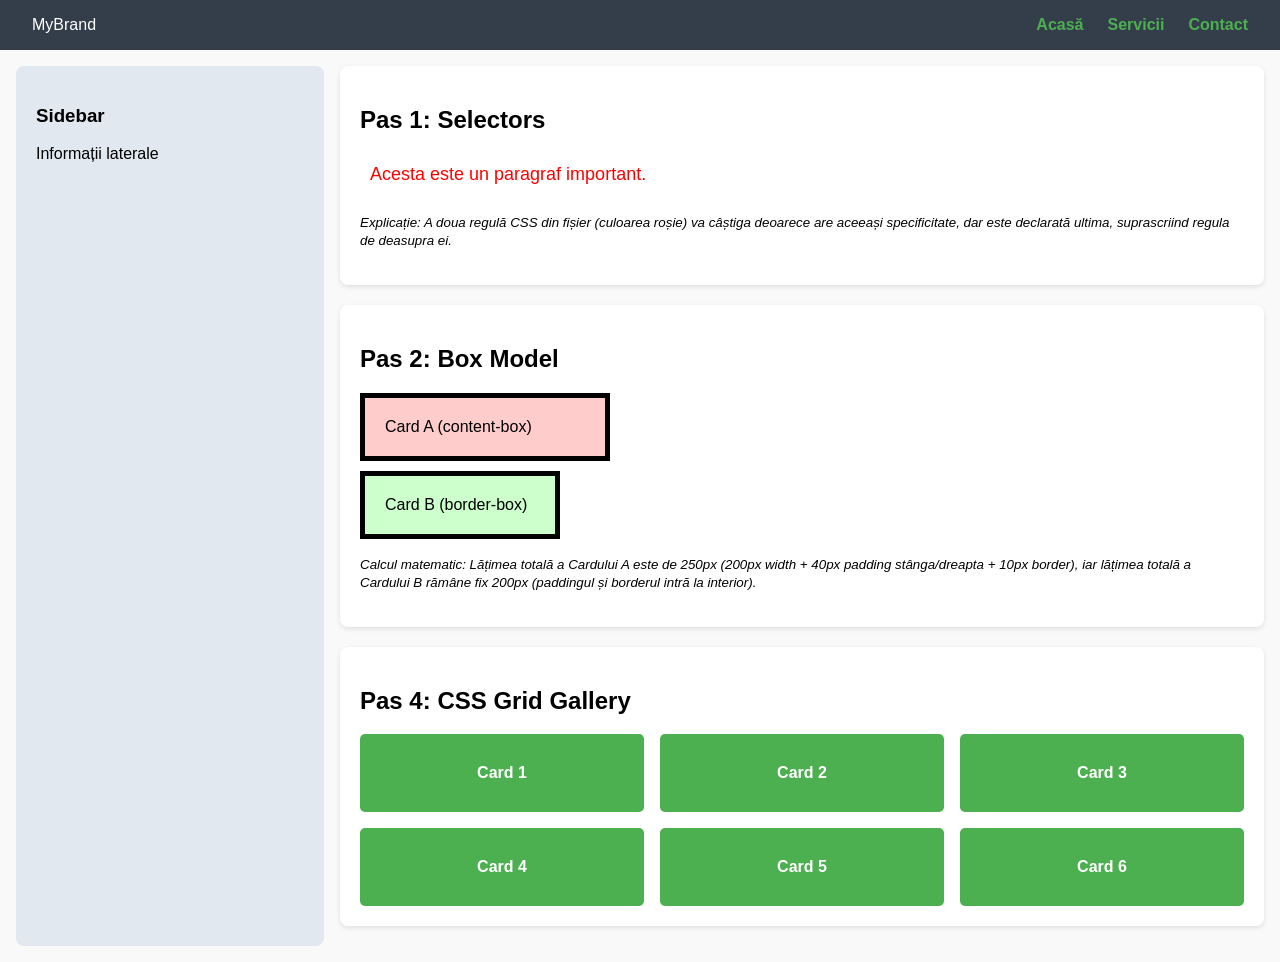
<file: TW/HTML/index.html>
<!DOCTYPE html>
<html lang="ro">
<head>
    <meta charset="UTF-8">
    <meta name="viewport" content="width=device-width, initial-scale=1.0">
    <title>Laborator 4</title>
    <!-- Legătura cu fișierul CSS -->
    <link rel="stylesheet" href="../CSS/lab4_style.css">
</head>
<body>

    <!-- Pas 3: Navigație cu Flexbox -->
    <nav class="navbar">
        <div class="brand">MyBrand</div>
        <div class="nav-links">
            <a href="#">Acasă</a>
            <a href="#">Servicii</a>
            <a href="#">Contact</a>
        </div>
    </nav>

    <!-- Pas 5: Layout Responsiv (Sidebar + Main Content) -->
    <div class="layout">
        <!-- Sidebar -->
        <aside class="sidebar">
            <h3>Sidebar</h3>
            <p>Informații laterale</p>
        </aside>
        
        <!-- Conținutul principal -->
        <main class="main-content">
            
            <!-- Pas 1: CSS Selectors -->
            <section class="box">
                <h2>Pas 1: Selectors</h2>
                <p class="important">Acesta este un paragraf important.</p>
                <p><small><em>Explicație: A doua regulă CSS din fișier (culoarea roșie) va câștiga deoarece are aceeași specificitate, dar este declarată ultima, suprascriind regula de deasupra ei.</em></small></p>
            </section>

            <!-- Pas 2: CSS Box Model -->
            <section class="box">
                <h2>Pas 2: Box Model</h2>
                <div class="card-a">Card A (content-box)</div>
                <div class="card-b">Card B (border-box)</div>
                <p><small><em>Calcul matematic: Lățimea totală a Cardului A este de 250px (200px width + 40px padding stânga/dreapta + 10px border), iar lățimea totală a Cardului B rămâne fix 200px (paddingul și borderul intră la interior).</em></small></p>
            </section>

            <!-- Pas 4: Galerie cu CSS Grid -->
            <section class="box">
                <h2>Pas 4: CSS Grid Gallery</h2>
                <div class="gallery">
                    <div class="grid-card">Card 1</div>
                    <div class="grid-card">Card 2</div>
                    <div class="grid-card">Card 3</div>
                    <div class="grid-card">Card 4</div>
                    <div class="grid-card">Card 5</div>
                    <div class="grid-card">Card 6</div>
                </div>
            </section>

        </main>
    </div>

</body>
</html>
</file>
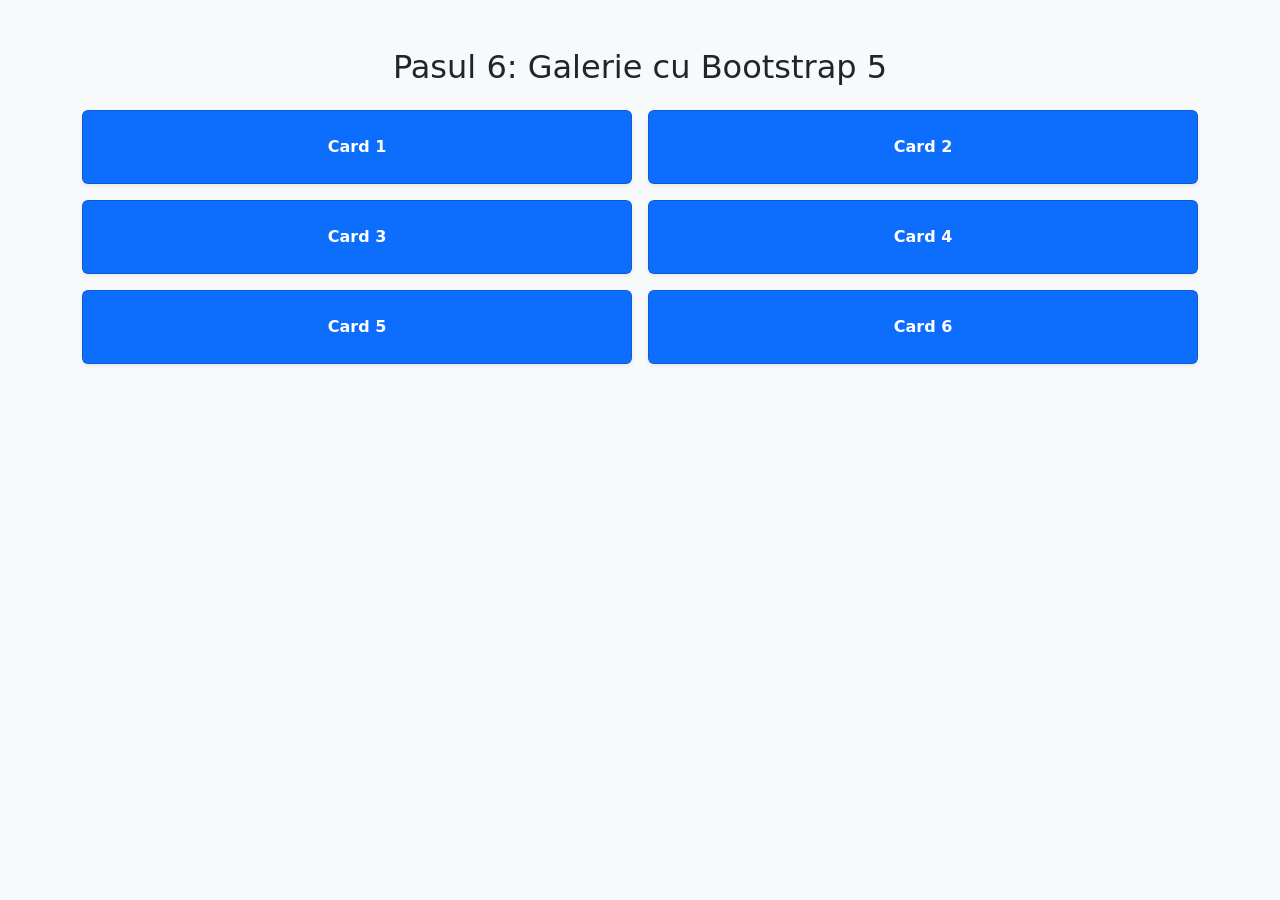
<file: TW/HTML/bootstrap-gallery.html>
<!DOCTYPE html>
<html lang="ro">
<head>
    <meta charset="UTF-8">
    <meta name="viewport" content="width=device-width, initial-scale=1.0">
    <title>Galerie Bootstrap</title>
    <!-- Includem Bootstrap direct prin CDN -->
    <link href="https://cdn.jsdelivr.net/npm/bootstrap@5.3.3/dist/css/bootstrap.min.css" rel="stylesheet">
</head>
<body class="bg-light">

    <div class="container mt-5">
        <h2 class="mb-4 text-center">Pasul 6: Galerie cu Bootstrap 5</h2>
        
        <!-- row g-3 = un rând cu spațiere (gap) de 3 unități între elemente -->
        <div class="row g-3">
            
            <!-- col-12 pe mobil (ocupă tot rândul), col-md-6 pe tabletă+ (încap 2 pe rând) -->
            <div class="col-12 col-md-6">
                <div class="card p-4 shadow-sm bg-primary text-white text-center fw-bold">Card 1</div>
            </div>
            <div class="col-12 col-md-6">
                <div class="card p-4 shadow-sm bg-primary text-white text-center fw-bold">Card 2</div>
            </div>
            <div class="col-12 col-md-6">
                <div class="card p-4 shadow-sm bg-primary text-white text-center fw-bold">Card 3</div>
            </div>
            <div class="col-12 col-md-6">
                <div class="card p-4 shadow-sm bg-primary text-white text-center fw-bold">Card 4</div>
            </div>
            <div class="col-12 col-md-6">
                <div class="card p-4 shadow-sm bg-primary text-white text-center fw-bold">Card 5</div>
            </div>
            <div class="col-12 col-md-6">
                <div class="card p-4 shadow-sm bg-primary text-white text-center fw-bold">Card 6</div>
            </div>

        </div>
    </div>

</body>
</html>
</file>
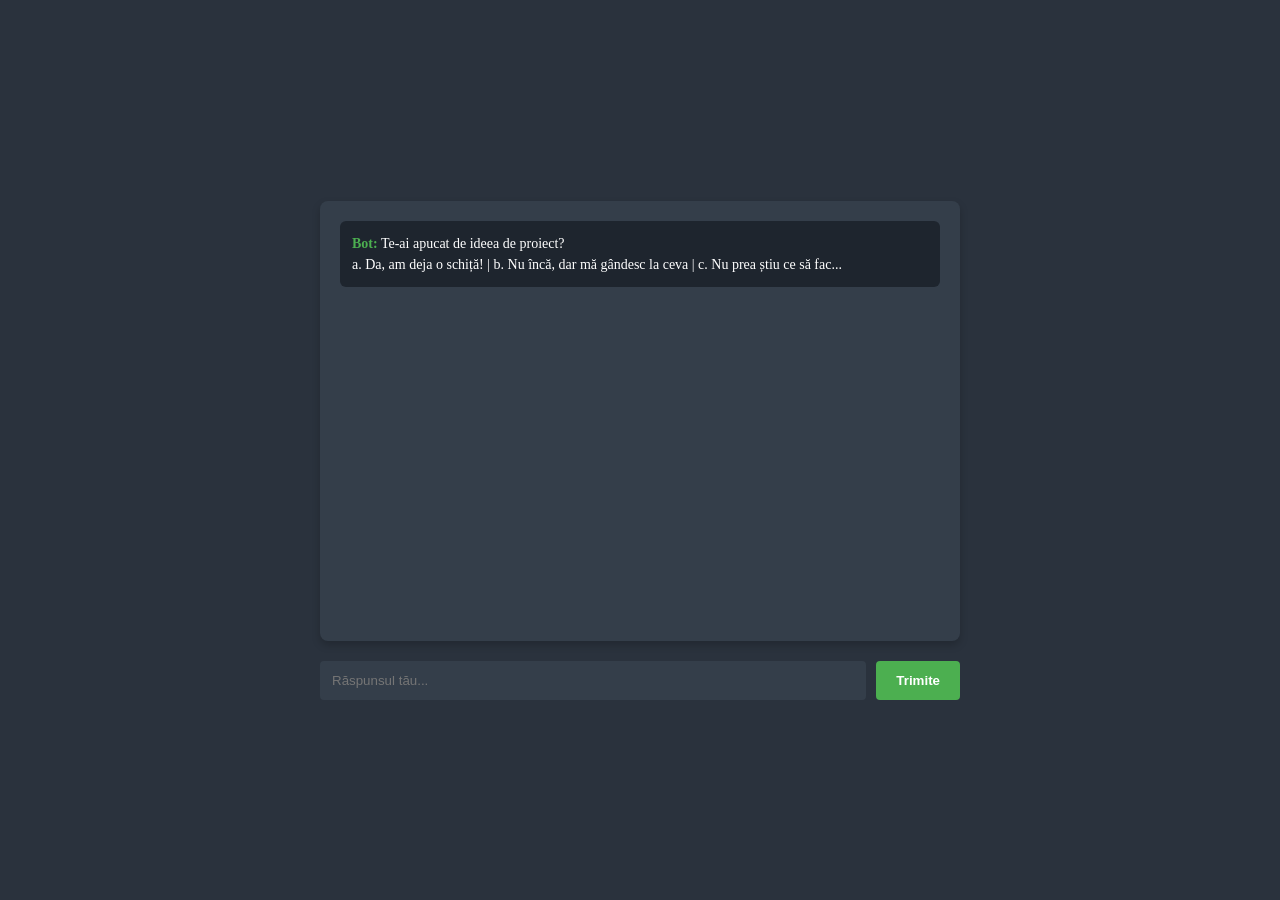
<file: TW/HTML/chatbot.html>
<!DOCTYPE html>
<html lang="ro">
<head>
    <meta charset="UTF-8">
    <meta name="viewport" content="width=device-width, initial-scale=1.0">
    <title>Chatbot</title>
    <link rel="stylesheet" href="../CSS/chatbot_style.css">
</head>
<body>
    <div class="chat-container" id="chat-container"></div>
    
    <form id="chat-form">
        <input type="text" id="user-input" placeholder="Răspunsul tău...">
        <button type="submit">Trimite</button>
    </form>

    <script src="../JS/chatbot_js.js"></script>
</body>
</html>
</file>
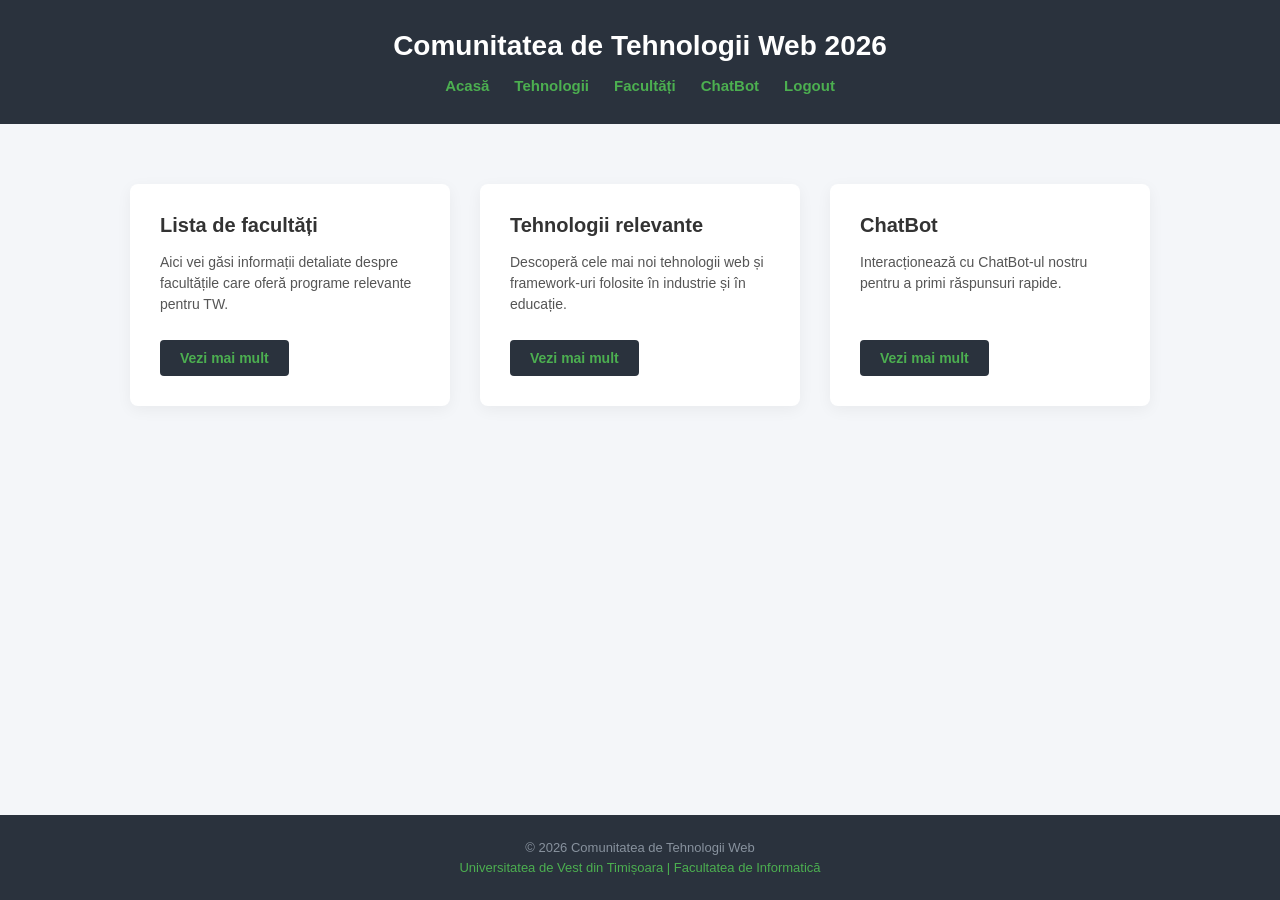
<file: TW/HTML/home.html>
<!DOCTYPE html>
<html lang="ro">
<head>
    <meta charset="UTF-8">
    <meta name="viewport" content="width=device-width, initial-scale=1.0">
    <title>Acasă</title>
    <link rel="stylesheet" href="../CSS/home_style.css">
</head>
<body>
    <header>
        <div class="container">
            <h1>Comunitatea de Tehnologii Web 2026</h1>
            <nav>
                <a href="#">Acasă</a>
                <a href="#">Tehnologii</a>
                <a href="#">Facultăți</a>
                <a href="#">ChatBot</a>
                <a href="login.html">Logout</a>
            </nav>
        </div>
    </header>

    <main class="container">
        <section class="columns">
            <div class="column">
                <h2>Lista de facultăți</h2>
                <p>Aici vei găsi informații detaliate despre facultățile care oferă programe relevante pentru TW.</p>
                <a href="#" class="btn">Vezi mai mult</a>
            </div>
            
            <div class="column">
                <h2>Tehnologii relevante</h2>
                <p>Descoperă cele mai noi tehnologii web și framework-uri folosite în industrie și în educație.</p>
                <a href="#" class="btn">Vezi mai mult</a>
            </div>
            
            <div class="column">
                <h2>ChatBot</h2>
                <p>Interacționează cu ChatBot-ul nostru pentru a primi răspunsuri rapide.</p>
                <a href="#" class="btn">Vezi mai mult</a>
            </div>
        </section>
    </main>

    <footer>
        <div class="container">
            <p>&copy; 2026 Comunitatea de Tehnologii Web</p>
            <p>Universitatea de Vest din Timișoara | Facultatea de Informatică</p>
        </div>
    </footer>
</body>
</html>
</file>
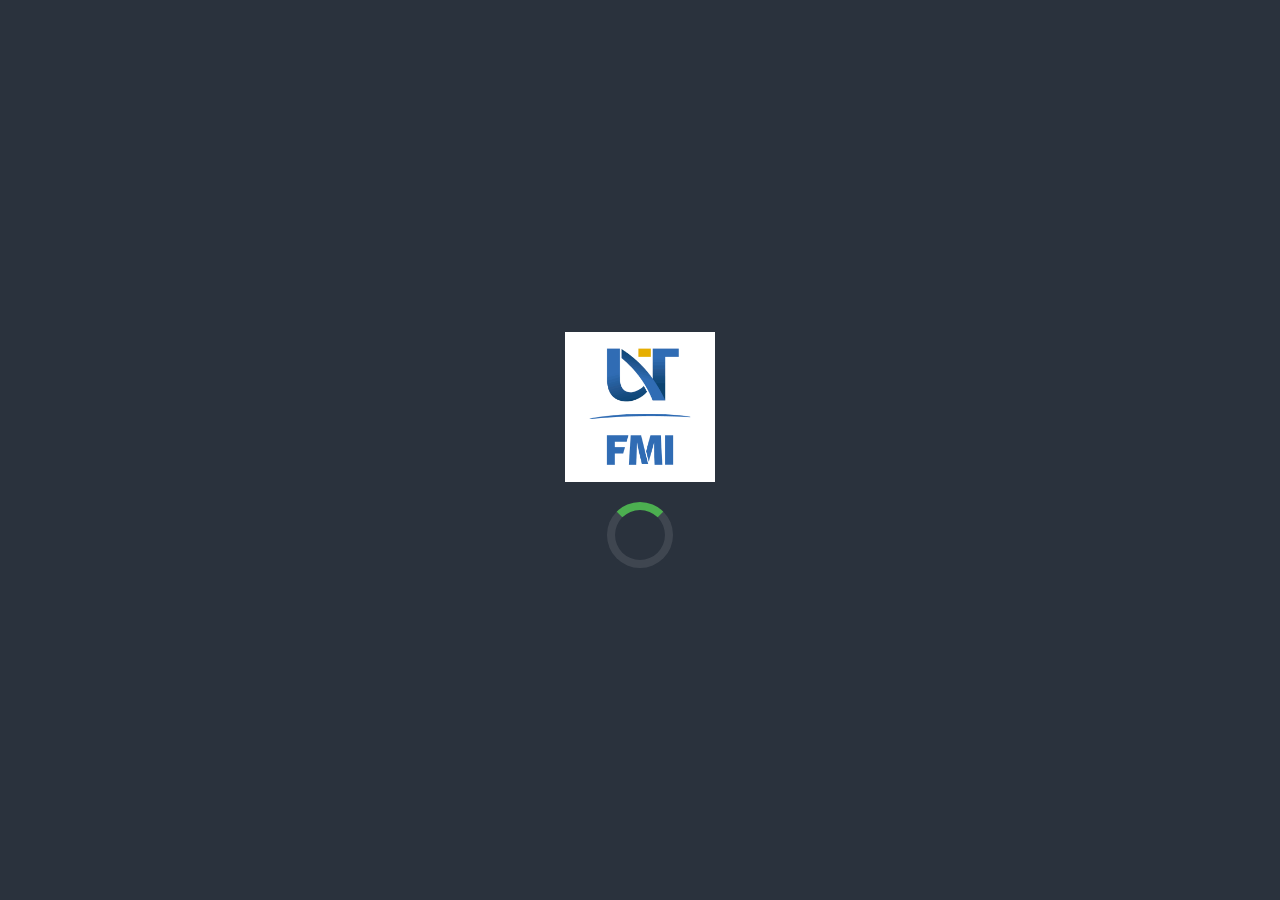
<file: TW/HTML/loading.html>
<!DOCTYPE html>
<html lang="en">
<head>
    <meta charset="UTF-8">
    <meta name="viewport" content="width=device-width, initial-scale=1.0">
    <title>Loading...</title>
    <meta http-equiv="refresh" content="2;url=login.html">
    <link rel="stylesheet" href="../CSS/style.css">
    <link rel="stylesheet" href="../CSS/loading_style.css">
</head>
<body>
    <div class="loading-container">
        <img src="../MEDIA/logo.png" alt="Logo" class="logo">
        <div class="loader"></div>
    </div>
</body>
</html>
</file>
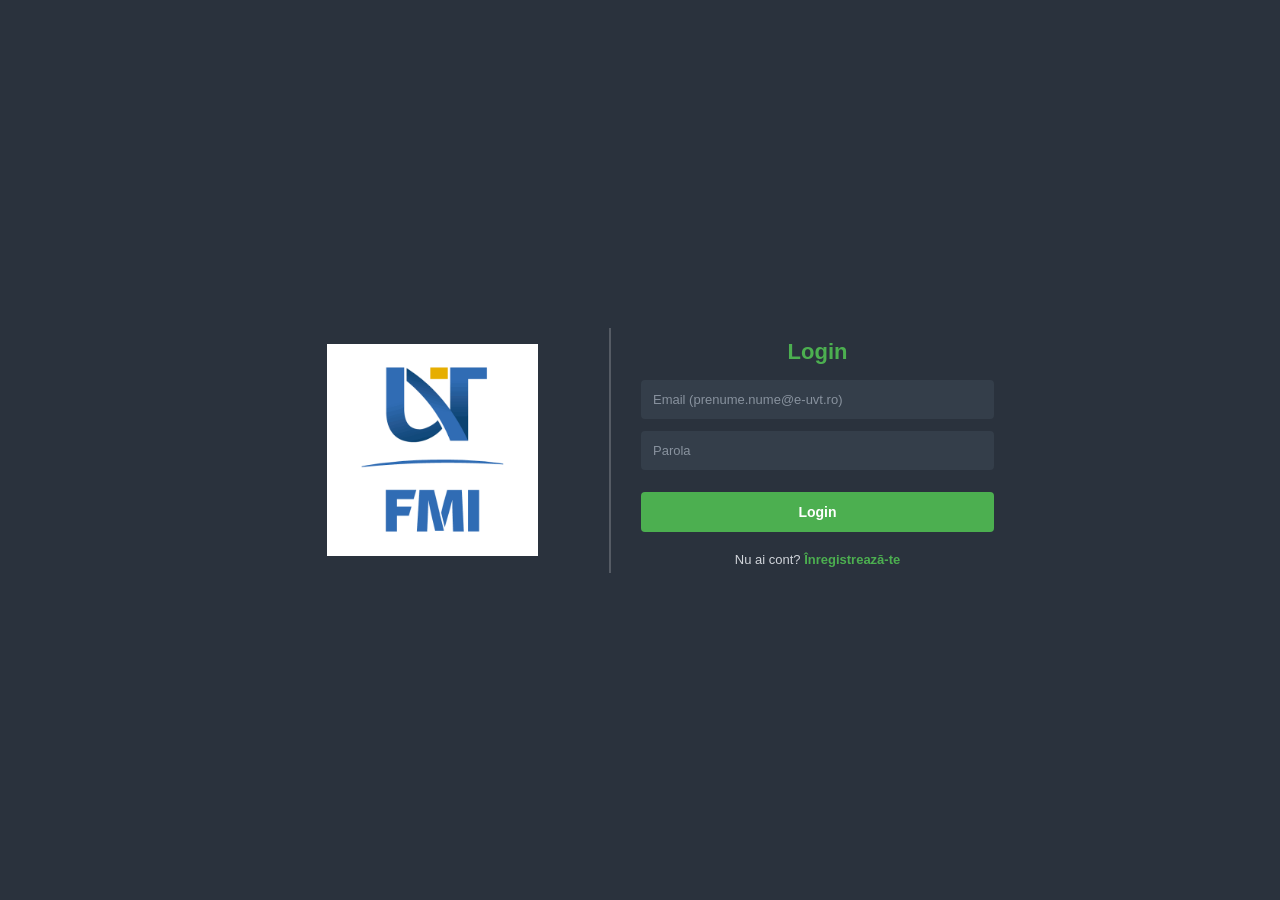
<file: TW/HTML/login.html>
<!DOCTYPE html>
<html lang="en">
<head>
    <meta charset="UTF-8">
    <meta name="viewport" content="width=device-width, initial-scale=1.0">
    <title>Login Page</title>
    <link rel="stylesheet" href="../CSS/style.css">
    <link rel="stylesheet" href="../CSS/login_style.css">
</head>
<body>
    <div class="login-container">
        <div class="login-image">
            <img src="../MEDIA/logo.png" alt="Imagine login">
        </div>
        <div class="separator"></div>
        <div class="login-form">
            <h2>Login</h2>
            <form id="loginForm">
                <input type="email" id="email" placeholder="Email (prenume.nume@e-uvt.ro)">
                <input type="password" id="password" placeholder="Parola">
                <button type="submit">Login</button>
            </form>
            <p class="register-text">
                Nu ai cont? <a href="register.html">Înregistrează-te</a>
            </p>
        </div>
    </div>

    <script src="../JS/login_js.js"></script>
</body>
</html>
</file>
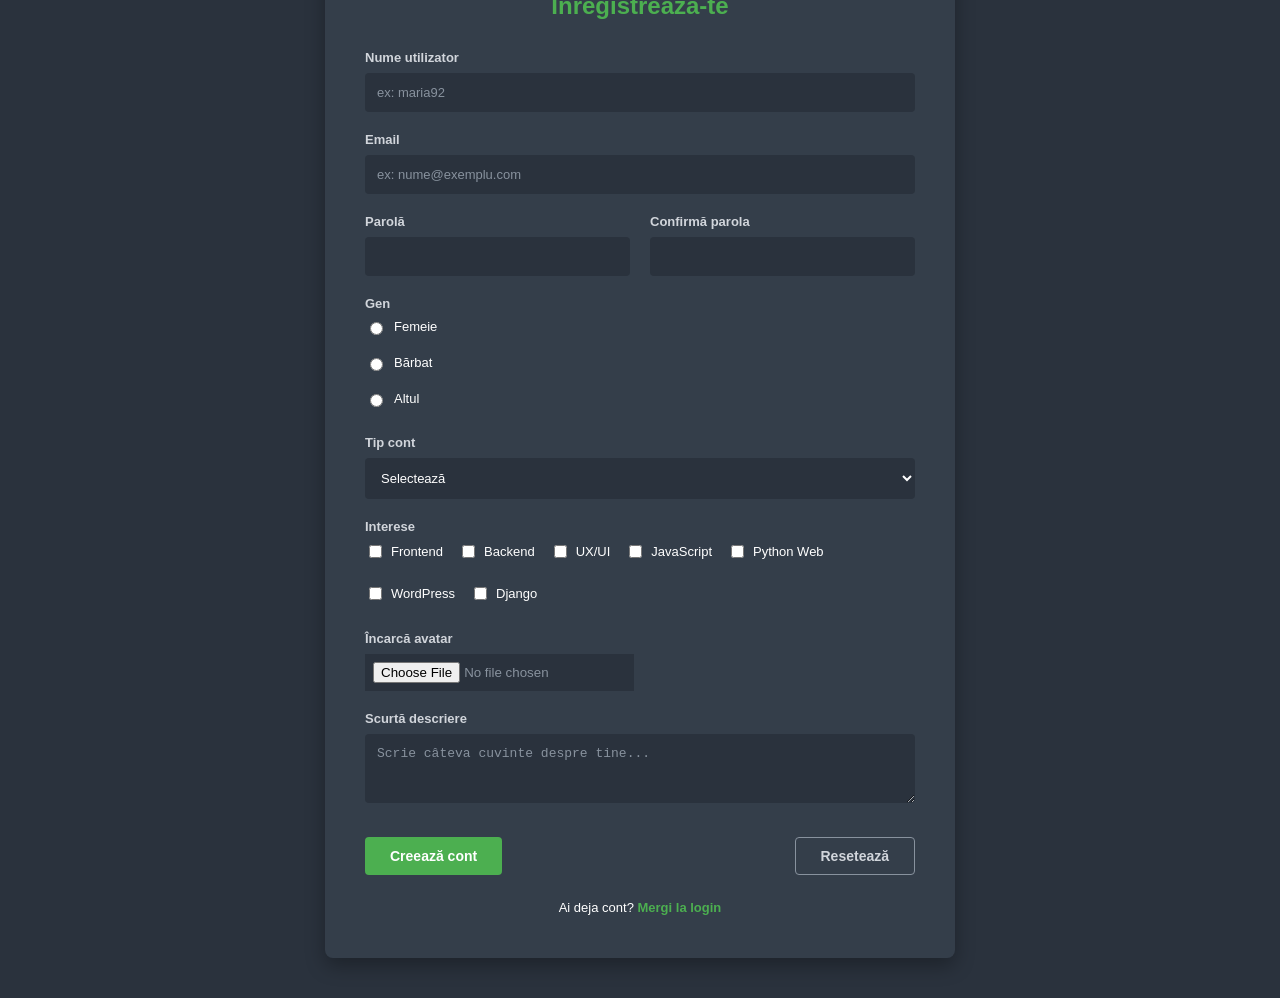
<file: TW/HTML/register.html>
<!DOCTYPE html>
<html lang="ro">
<head>
    <meta charset="UTF-8">
    <meta name="viewport" content="width=device-width, initial-scale=1.0">
    <title>Înregistrare</title>
    <link rel="stylesheet" href="../CSS/style.css">
    <link rel="stylesheet" href="../CSS/register_style.css">
</head>
<body>
    <main class="page">
        <section class="card">
            <h1>Înregistrează-te</h1>
            <form class="register-form" action="#" method="post" enctype="multipart/form-data">
                
                <div class="row">
                    <label for="username">Nume utilizator</label>
                    <input type="text" name="username" id="username" placeholder="ex: maria92" required>
                </div>
                
                <div class="row">
                    <label for="email">Email</label>
                    <input type="email" name="email" id="email" placeholder="ex: nume@exemplu.com" required>
                </div>

                <div class="row two-col">
                    <div>
                        <label for="password">Parolă</label>
                        <input type="password" name="password" id="password" required>
                    </div>
                    <div>
                        <label for="confirm_password">Confirmă parola</label>
                        <input type="password" name="confirm_password" id="confirm_password" required>
                    </div>
                </div>

                <div class="row">
                    <label>Gen</label>
                    <div class="radio-group">
                        <label><input type="radio" name="gender" value="female"> Femeie</label>
                        <label><input type="radio" name="gender" value="male"> Bărbat</label>
                        <label><input type="radio" name="gender" value="other"> Altul</label>
                    </div>
                </div>

                <div class="row">
                    <label for="account_type">Tip cont</label>
                    <select name="account_type" id="account_type">
                        <option value="">Selectează</option>
                        <option value="student">Student</option>
                        <option value="profesor">Profesor</option>
                    </select>
                </div>

                <div class="row">
                    <label>Interese</label>
                    <div class="checkbox-grid">
                        <label><input type="checkbox" name="interests" value="frontend"> Frontend</label>
                        <label><input type="checkbox" name="interests" value="backend"> Backend</label>
                        <label><input type="checkbox" name="interests" value="uxui"> UX/UI</label>
                        <label><input type="checkbox" name="interests" value="javascript"> JavaScript</label>
                        <label><input type="checkbox" name="interests" value="python"> Python Web</label>
                        <label><input type="checkbox" name="interests" value="wordpress"> WordPress</label>
                        <label><input type="checkbox" name="interests" value="django"> Django</label>
                    </div>
                </div>

                <div class="row">
                    <label for="avatar">Încarcă avatar</label>
                    <input type="file" name="avatar" id="avatar" accept="image/*" class="file-input">
                </div>

                <div class="row">
                    <label for="description">Scurtă descriere</label>
                    <textarea name="description" id="description" rows="3" placeholder="Scrie câteva cuvinte despre tine..."></textarea>
                </div>

                <div class="actions">
                    <button type="submit" class="btn primary">Creează cont</button>
                    <button type="reset" class="btn ghost">Resetează</button>
                </div>

                <p class="login-link"> Ai deja cont? <a href="login.html">Mergi la login</a></p>
            </form>
        </section>
    </main>
</body>
</html>
</file>
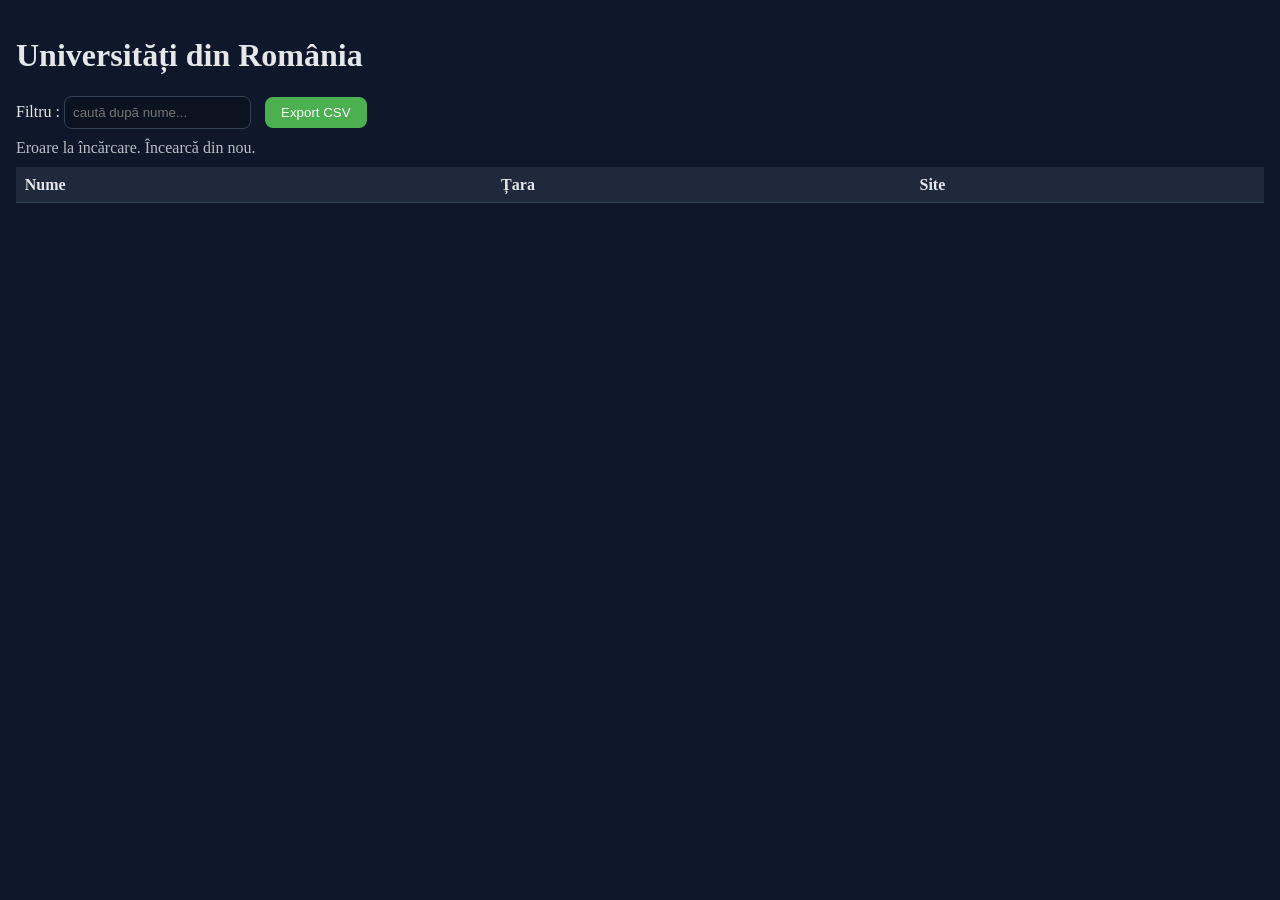
<file: TW/HTML/universities.html>
<!DOCTYPE html>
<html lang="ro">
<head>
    <meta charset="UTF-8">
    <meta name="viewport" content="width=device-width, initial-scale=1.0">
    <title>Universități</title>
    <!-- Legătura CSS (Pasul 2) -->
    <link rel="stylesheet" href="../CSS/universities_style.css">
</head>
<body>
    <div>
        <h1>Universități din România</h1>
        
        <label for="q">Filtru :</label>
        <input id="q" placeholder="caută după nume..." />
        
        <!-- Pas 5: Butonul de Export -->
        <button id="exportBtn">Export CSV</button>
        
        <div id="status" class="status"></div>
        
        <table>
            <thead>
                <tr>
                    <th>Nume</th>
                    <th>Țara</th>
                    <th>Site</th>
                </tr>
            </thead>
            <tbody id="tbody"></tbody>
        </table>
    </div>

    <!-- Pas 4: Integrarea JavaScript -->
    <script src="../JS/universities_js.js"></script>
</body>
</html>
</file>
<file: TW/CSS/lab4_style.css>
/* Resetare de bază */
body {
    font-family: Arial, sans-serif;
    margin: 0;
    padding: 0;
    background-color: #f9f9f9;
}
.box {
    background: white;
    padding: 20px;
    margin-bottom: 20px;
    border-radius: 8px;
    box-shadow: 0 2px 5px rgba(0,0,0,0.1);
}

/* === PASUL 1: Selectors === */
p.important {
    color: blue;
    font-size: 18px;
    padding: 10px;
}
/* Această a doua declarație o va suprascrie pe prima */
p.important {
    color: red;
}

/* === PASUL 2: Box Model === */
.card-a {
    box-sizing: content-box;
    width: 200px;
    padding: 20px;
    border: 5px solid black;
    margin-bottom: 10px;
    background-color: #ffcccc;
}
.card-b {
    box-sizing: border-box;
    width: 200px;
    padding: 20px;
    border: 5px solid black;
    background-color: #ccffcc;
}

/* === PASUL 3: Flexbox Navigation === */
nav.navbar {
    display: flex;
    justify-content: space-between;
    align-items: center;
    gap: 1rem;
    background-color: #343e4a;
    color: white;
    padding: 1rem 2rem;
}
.navbar .nav-links {
    display: flex;
    gap: 1.5rem;
}
.navbar a {
    color: #4CAF50;
    text-decoration: none;
    font-weight: bold;
}

/* === PASUL 4: CSS Grid Gallery === */
.gallery {
    display: grid;
    /* Se ajustează automat la minim 240px pe coloană */
    grid-template-columns: repeat(auto-fit, minmax(min(100%, 240px), 1fr));
    gap: 1rem;
}
.grid-card {
    background-color: #4CAF50;
    color: white;
    padding: 30px 20px;
    text-align: center;
    border-radius: 5px;
    font-weight: bold;
}

/* === PASUL 5: Responsive Layout === */
.layout {
    display: grid;
    /* Pe mobil: stau pe o singură coloană (una sub alta) */
    grid-template-columns: 1fr; 
    gap: 1rem;
    padding: 1rem;
}
.sidebar {
    background-color: #e2e8f0;
    padding: 20px;
    border-radius: 8px;
}
/* Pe ecrane mai mari (laptop/tabletă orizontal): se împart în 2 coloane */
@media (min-width: 768px) {
    .layout {
        grid-template-columns: 1fr 3fr; /* Sidebar mai mic, conținut mai mare */
    }
}
</file>
<file: TW/CSS/chatbot_style.css>
body {
    background-color: #2a323d; /* Asortat cu pagina ta de login */
    display: flex;
    justify-content: center;
    align-items: center;
    height: 100vh;
    margin: 0;
    flex-direction: column;
}   

.chat-container {
    max-width: 600px;
    width: 90%;
    height: 400px;
    padding: 20px;
    background-color: #343e4a;
    border-radius: 8px;
    box-shadow: 0 4px 8px rgba(0,0,0,0.2);
    margin-bottom: 20px;
    overflow-y: auto;
    color: white;
}

.message {
    margin-bottom: 15px;
    padding: 12px;
    background-color: #1e252e; 
    border-radius: 6px;
    font-size: 14px;
    line-height: 1.5;
}

.message strong {
    color: #4CAF50; /* Bot/You scris cu verde */
}

#chat-form {
    display: flex;
    width: 90%;
    max-width: 640px;
    gap: 10px;
}

#chat-form input {
    flex: 1;
    padding: 12px;
    border: none;
    border-radius: 4px;
    background-color: #343e4a;
    color: white;
}

#chat-form input:focus {
    outline: 1px solid #4CAF50;
}

#chat-form button {
    padding: 12px 20px;
    background-color: #4CAF50;
    border: none;
    border-radius: 4px;
    color: white;
    font-weight: bold;
    cursor: pointer;
    transition: background 0.3s;
}

#chat-form button:hover {
    background-color: #45a049;
}
</file>
<file: TW/CSS/home_style.css>
* {
    box-sizing: border-box;
    margin: 0;
    padding: 0;
}

html, body {
    height: 100%;
}

body {
    display: flex;
    flex-direction: column;
    font-family: Arial, sans-serif;
    background-color: #f4f6f9;
}

main {
    width: 100%;
    max-width: 1200px;
    margin: 0 auto;
    flex: 1;
    padding: 40px 20px;
}

.container {
    width: 100%;
    text-align: center;
}

header {
    background-color: #2a323d; 
    color: white;
    padding: 30px 0;
}

header h1 {
    font-size: 28px;
    margin-bottom: 15px;
}

header nav {
    display: flex;
    justify-content: center;
    gap: 25px;
}

header nav a {
    color: #4CAF50;
    text-decoration: none;
    font-weight: bold;
    font-size: 15px;
}

header nav a:hover { 
    color: #45a049; 
}

.columns {
    display: flex;
    justify-content: center;
    gap: 30px;
    margin-top: 20px;
    flex-wrap: wrap;
}

.column {
    background-color: #ffffff;
    padding: 30px;
    border-radius: 8px;
    width: 320px;
    text-align: left;
    box-shadow: 0 4px 15px rgba(0,0,0,0.05);
    display: flex;
    flex-direction: column;
}

.column h2 {
    margin-bottom: 15px;
    color: #333333;
    font-size: 20px;
}

.column p {
    margin-bottom: 25px;
    font-size: 14px;
    color: #555555;
    line-height: 1.5;
    flex: 1;
}

.btn {
    display: inline-block;
    padding: 10px 20px;
    border-radius: 4px;
    background-color: #2a323d;
    color: #4CAF50;
    text-decoration: none;
    text-align: center;
    font-weight: bold;
    font-size: 14px;
    transition: background 0.3s;
    width: fit-content;
}

.btn:hover {
    background-color: #1f252d;
}

footer {
    background-color: #2a323d;
    color: #88929e;
    padding: 20px 0;
    margin-top: auto;
    font-size: 13px;
}

footer p {
    margin: 5px 0;
}

footer p:last-child {
    color: #4CAF50;
}


@media (max-width: 1000px) {
    .columns {
        justify-content: center;
    }
}

@media (max-width: 750px) {
    .columns {
        flex-direction: column;
        align-items: center;
    }
    .column { 
        width: 100%;
        max-width: 400px;
    }
    header nav {
        flex-direction: column;
        gap: 12px;
    }
}
</file>
<file: TW/CSS/style.css>
body {
    margin: 0;
    padding: 0;
    display: flex;
    justify-content: center;
    align-items: center;
    height: 100vh;
    font-family: Arial, sans-serif;
}
</file>
<file: TW/CSS/loading_style.css>
body {
    background-color: #2a323d; 
    margin: 0;
    height: 100vh;
    display: flex;
    justify-content: center;
    align-items: center;
}

.loading-container {
    display: flex;
    flex-direction: column;
    align-items: center;
}

.logo {
    width: 150px;
    height: auto;
    margin-bottom: 20px;
}

.loader {
    border: 8px solid rgba(255, 255, 255, 0.1);
    border-top: 8px solid #4CAF50; 
    border-radius: 50%;
    width: 50px;
    height: 50px;
    animation: spin 1.5s linear infinite;
}

@keyframes spin {
    0% { transform: rotate(0deg); }
    100% { transform: rotate(360deg); }
}
</file>
<file: TW/CSS/login_style.css>
body {
    background-color: #2a323d; 
    margin: 0;
    display: flex;
    justify-content: center;
    align-items: center;
    height: 100vh;
}

.login-container {
    display: flex;
    width: 60%;
    max-width: 800px;
    height: 350px;
    min-height: 300px;
    background-color: transparent;
    align-items: center;
}

.login-image {
    flex: 1;
    display: flex;
    justify-content: center;
    align-items: center;
    overflow: hidden;
}

.login-image img {
    width: 60%;
    height: auto;
    object-fit: contain;
}

.separator {
    width: 2px;
    height: 70%;
    background-color: rgba(255, 255, 255, 0.2); 
}

.login-form {
    flex: 1;
    display: flex;
    flex-direction: column;
    justify-content: center;
    margin-left: 0;
    padding: 30px;
    color: #ffffff;
}

.login-form form {
    display: flex;
    flex-direction: column;
    width: 100%;
}

.login-form h2 {
    margin-bottom: 15px;
    text-align: center;
    font-weight: normal;
    color: #4CAF50; 
    font-size: 22px;
    font-weight: bold;
}

.login-form input {
    width: 100%; /* Adăugat */
    box-sizing: border-box; /* Adăugat pentru a nu depăși marginile */
    padding: 12px;
    margin-bottom: 12px;
    border: none;
    border-radius: 4px;
    font-size: 13px;
    background-color: #343e4a;
    color: #ffffff;
}

.login-form input::placeholder {
    color: #88929e;
}

input:focus {
    outline: 1px solid #4CAF50; 
}

input:hover {
    transform: scale(1.01);
    transition: all .1s ease-in-out;
}

.login-form button {
    width: 100%; /* Adăugat */
    box-sizing: border-box; /* Adăugat */
    padding: 12px;
    background-color: #4CAF50; 
    border: none;
    border-radius: 4px;
    color: white;
    font-size: 14px;
    font-weight: bold;
    cursor: pointer;
    transition: background 0.3s;
    margin-top: 10px;
}

.login-form button:hover {
    background-color: #45a049;
}

.register-text {
    margin-top: 20px;
    text-align: center;
    font-size: 13px;
    color: #d1d5db;
}

.register-text a {
    color: #4CAF50; 
    text-decoration: none;
    font-weight: bold;
    transition: color 0.3s;
}

.register-text a:hover {
    color: #45a049;
}
</file>
<file: TW/CSS/register_style.css>
html, body {
    background-color: #2a323d; 
    color: #ffffff;
    margin: 0;
    padding: 0;
    font-family: Arial, sans-serif;
}

.page {
    display: flex;
    justify-content: center;
    align-items: center;
    padding: 40px 10px;
    min-height: 100vh;
}

.card {
    background-color: #343e4a; 
    padding: 30px 40px;
    border-radius: 8px;
    width: 100%;
    max-width: 550px;
    box-shadow: 0 8px 20px rgba(0,0,0,0.3);
}

h1 {
    text-align: center;
    margin-bottom: 30px;
    font-size: 24px;
    color: #4CAF50; 
}

.row {
    margin-bottom: 20px;
}

.row label {
    display: block;
    margin-bottom: 8px;
    font-weight: bold;
    font-size: 13px;
    color: #d1d5db;
}

input[type="text"], 
input[type="email"], 
input[type="password"], 
select, 
textarea {
    width: 100%;
    border-radius: 4px;
    border: none;
    padding: 12px;
    background-color: #2a323d; 
    color: #ffffff;
    font-size: 13px;
    box-sizing: border-box;
}

input::placeholder, textarea::placeholder {
    color: #88929e;
}

input:focus, select:focus, textarea:focus {
    outline: 1px solid #4CAF50;
}

.file-input {
    background-color: #2a323d;
    padding: 8px;
    color: #88929e;
}

.two-col {
    display: flex;
    gap: 20px;
}

.two-col > div {
    flex: 1;
}

.radio-group {
    display: flex;
    flex-direction: column;
    gap: 12px;
}

.radio-group label {
    font-weight: normal;
    display: flex;
    align-items: center;
    gap: 8px;
    color: #ffffff;
}

.checkbox-grid {
    display: flex;
    gap: 15px;
    flex-wrap: wrap;
}

.checkbox-grid label {
    font-weight: normal;
    font-size: 13px;
    display: flex;
    align-items: center;
    gap: 6px;
    color: #ffffff;
}

.actions {
    display: flex;
    justify-content: space-between;
    margin-top: 30px;
}

.btn {
    padding: 10px 25px;
    border-radius: 4px;
    border: none;
    font-size: 14px;
    font-weight: bold;
    cursor: pointer;
    transition: all 0.3s;
}

.btn.primary {
    background-color: #4CAF50; 
    color: #ffffff;
}

.btn.primary:hover {
    background-color: #45a049;
}

.btn.ghost {
    background-color: transparent;
    border: 1px solid #88929e;
    color: #d1d5db;
}

.btn.ghost:hover {
    background-color: rgba(255,255,255,0.05);
}

.login-link {
    text-align: center;
    margin-top: 25px;
    font-size: 13px;
}

.login-link a {
    color: #4CAF50;
    text-decoration: none;
    font-weight: bold;
}

.login-link a:hover {
    color: #45a049;
}


@media (max-width: 600px) {
    .two-col {
        flex-direction: column;
        gap: 0;
    }
}
</file>
<file: TW/CSS/universities_style.css>
body {
    margin: 0;
    padding: 16px;
    background: #0f172a;
    color: #e5e7eb;
}

.status {
    opacity: .8;
    margin: 10px 0; /* Completat */
}

input {
    padding: .5rem;
    border-radius: .5rem;
    border: 1px solid #334155;
    background: #0b1220;
    color: #e5e7eb;
}

button {
    padding: .5rem 1rem;
    border-radius: .5rem;
    border: none;
    background-color: #4CAF50;
    color: white;
    margin-left: 10px;
    cursor: pointer;
}

button:hover {
    background-color: #45a049;
}

table {
    width: 100%;
    border-collapse: collapse;
    margin-top: 8px;
    background: #1e293b; /* Completat cu o culoare asortată fundalului */
}

th, td {
    padding: .55rem;
    border-bottom: 1px solid #334155; /* Completat linia tabelului */
    text-align: left;
    vertical-align: top;
}

td a {
    color: #a7f3d0;
    text-decoration: none;
}

td a:hover {
    text-decoration: underline; /* Completat */
}
</file>
